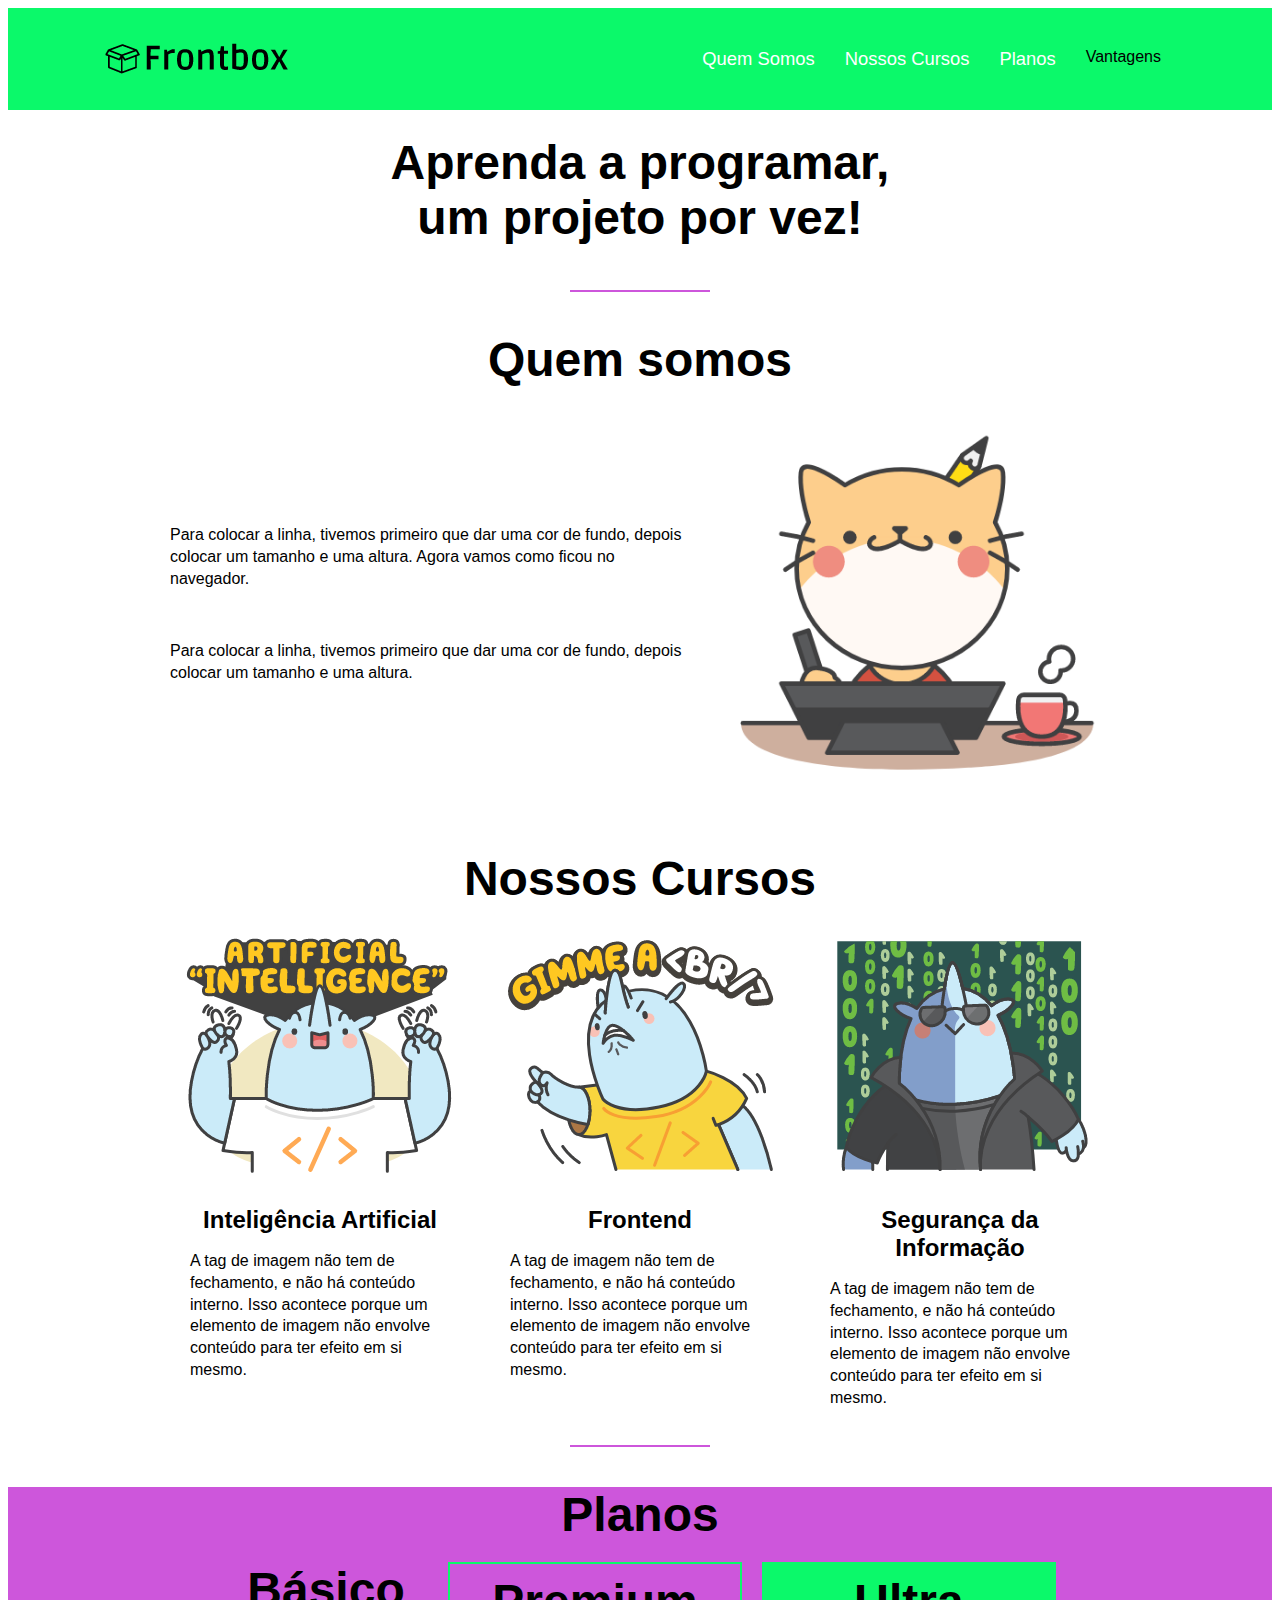
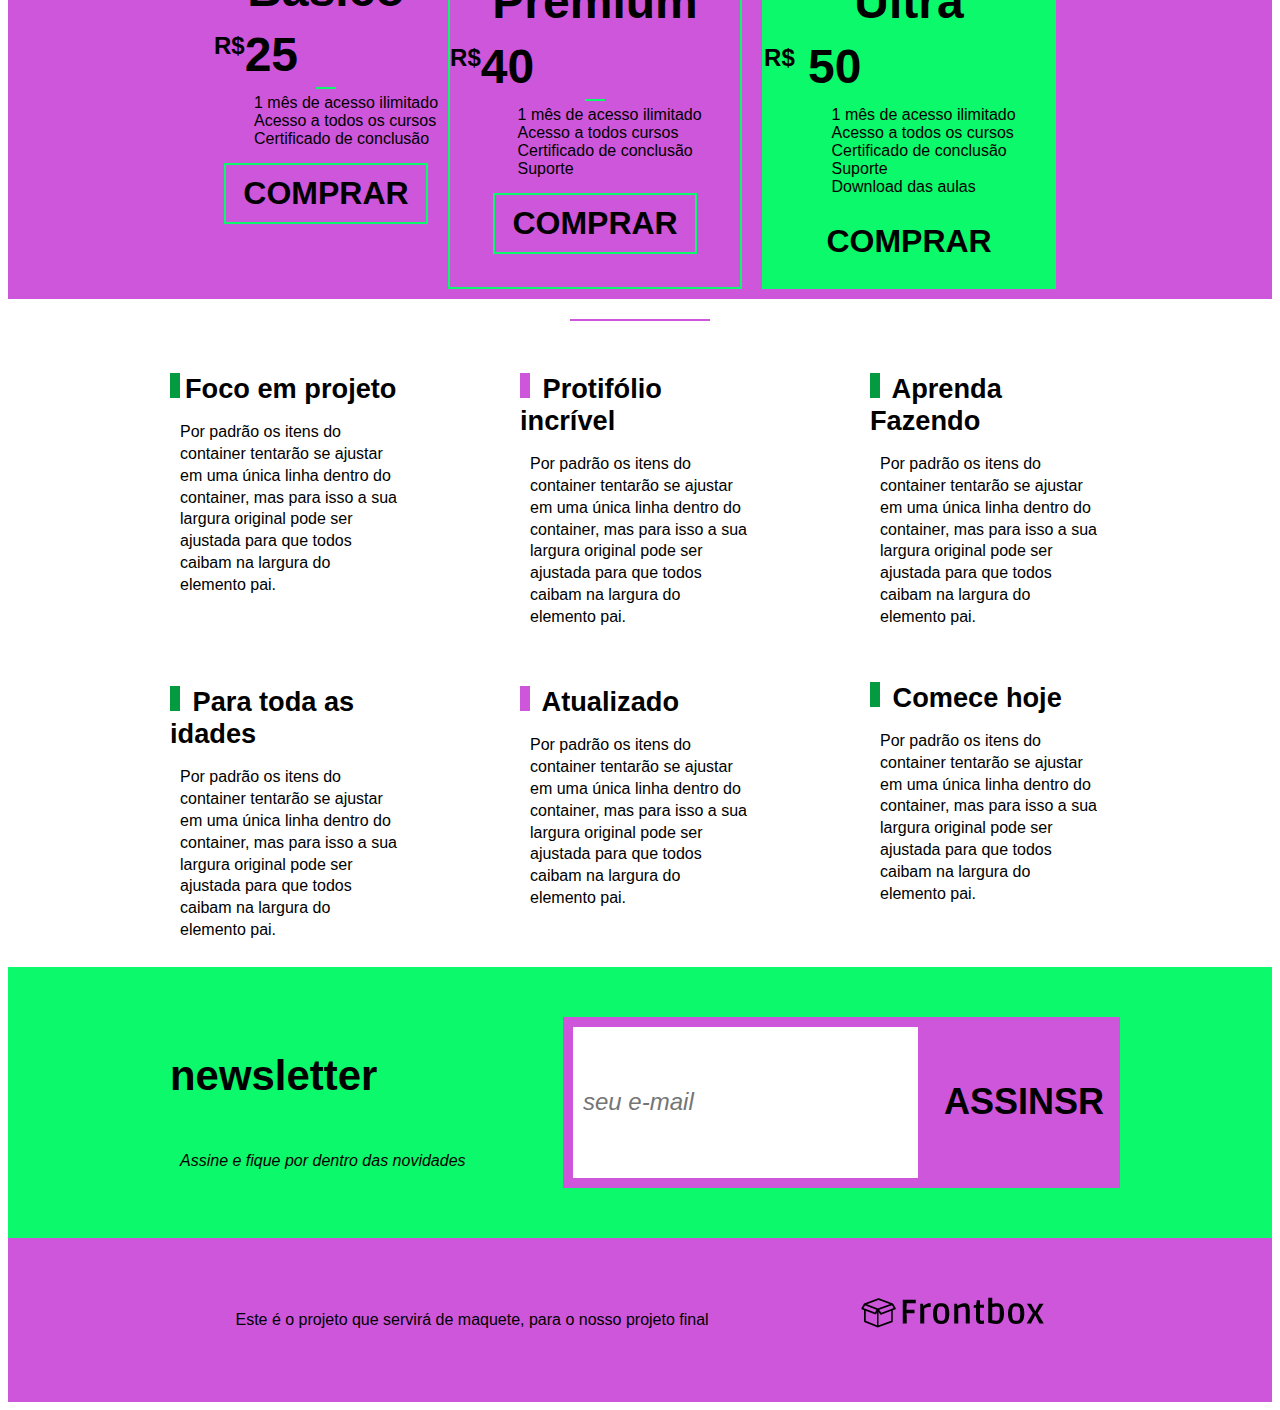
<file: Projeto 1 FRONTBOX/index.html>
<!DOCTYPE html>
<html lang="pt-br">
<head>
    <meta charset="UTF-8">
    <meta http-equiv="X-UA-Compatible" content="IE=edge">
    <meta name="viewport" content="width=device-width, initial-scale=1.0">
    <title>FrontBox</title>
    <link rel="stylesheet" href="estilo.css">   
    <script src="./app.js"></script>


</head>
<body>

    <header>
        <div class="menu-bg">
            <nav class="menu">
                <div class="menu_logo">
                    <a href="index.html"><img src="./img/logo.png" alt=""></a>
                </div> <!--Fim do menu logo-->
                <div class="nav">
                    <ul class="nav_lista">
                        <li class="nav-item"> <a href="#somos" class="nav_link"> Quem Somos</a></li>
                        <li class="nav-item"><a href="#cursos" class="nav_link">Nossos Cursos</a></li>
                        <li class="nav-item"><a href="#planos" class="nav_link">Planos</a></li>
                        <li class="nav-item"><a href="#vantagens" class="nav-link">Vantagens</a></li>
                    </ul>
                </div>

                <div class="mobile-menu-icon">
                    <button onclick="menuShow()"><img class="icon" src="./img/menu_white_36dp.svg" alt=""> </button>
                </div>


            </nav>
            <div class="mobile-menu">
                <ul>
                  <li class="nav-item"> <a href="#somos" class="nav_link"> Quem Somos</a></li>
                 <li class="nav-item"><a href="#cursos" class="nav_link">Nossos Cursos</a></li>
                 <li class="nav-item"><a href="#planos" class="nav_link">Planos</a></li>
                 <li class="nav-item"><a href="#vantagens" class="nav-link">Vantagens</a></li>
                </ul>
            
            </div>
        </div>
        <h1 class="intro"> Aprenda a programar, <br/> um projeto por vez!</h1>
        <hr>
    </header>
    <section class="somos" id="somos">
        <h2 class="sessao_titulo"> Quem somos </h2>
            <div class="somos_corpo">
                <div class="somos_texto">
                    <p>Para colocar a linha, tivemos primeiro que dar uma cor de fundo, depois colocar um tamanho e uma altura. Agora vamos como ficou no navegador.</p>
                    <br>
                    <p>
                        Para colocar a linha, tivemos primeiro que dar uma cor de fundo, depois colocar um tamanho e uma altura. 
                    </p>
                </div>
                <div class="somos_imagem">
                    <img src="./img/somos.png" alt=" Quem somos">
                </div>

            </div>

    </section>
    <section class="cursos" id="cursos">
        <h2 class="sessao_titulo"> Nossos Cursos</h2>
            <div class="curso_corpo">
                <div class="curso">
                    <img src="img/ai.png" alt=" Inteligência Artificial" class="curso_img">
                    <h3 class="curso_titulo"> Inteligência Artificial</h3>
                    <p class="curso_descricao">
                        A tag de imagem não tem de fechamento, e não há conteúdo interno. Isso acontece porque um elemento de imagem não envolve conteúdo para ter efeito em si mesmo.

                    </p>
                </div>
                <div class="curso">
                    <img src="img/front.png" alt="Frontend" class="curso_img">
                    <h3 class="curso_titulo"> Frontend</h3>
                    <p class="curso_descricao">
                        A tag de imagem não tem de fechamento, e não há conteúdo interno. Isso acontece porque um elemento de imagem não envolve conteúdo para ter efeito em si mesmo.
                    </p>
                </div>
                <div class="curso">
                    <img src="img/seguranca.png"  alt="Segurança da Informação" class="curso_img">
                    <h3 class="curso_titulo"> Segurança da Informação</h3>
                    <p class="curso_descricao">
                        A tag de imagem não tem de fechamento, e não há conteúdo interno. Isso acontece porque um elemento de imagem não envolve conteúdo para ter efeito em si mesmo.

                    </p>
                </div>
            </div>

    </section>
    <hr>
    <section class="planos" id="planos">
        <h2 class="sessao_titulo"> Planos</h2>
        <div class="planos_corpo">
            <div plano>
                <h2 class="plano_titulo"> Básico</h2>
                <span class="plano_preco"> <sup>R$</sup>25</span>
                <hr class="plano_divisor">
                <ul class="plano_lista">
                    <li class="plano_lista_item"> 1 mês de acesso ilimitado</li>
                    <li class="plano_lista_item"> Acesso a todos os cursos</li>
                    <li class="plano_lista_item"> Certificado de conclusão</li>
                </ul>
                <a href="#" class="plano_btn_comprar"> Comprar</a>
            </div>

            <div class="plano">
                <h2 class="plano_titulo"> Premium</h2>
                <span class="plano_preco"><sup>R$</sup>40</span>
                <hr class="plano_divisor">
                <ul class="plano_lista">
                    <li class="plano_lista_item"> 1 mês de acesso ilimitado</li>
                    <li class="plano_lista_item"> Acesso a todos cursos</li>
                    <li class="plano_lista_item">Certificado de conclusão</li>
                    <li class="plano_lista_item"> Suporte</li>

                </ul>
                <a href="#" class="plano_btn_comprar"> Comprar</a>

            </div>
            <div class="plano">
                <h2 class="plano_titulo"> Ultra</h2>
                <span class="plano_preco"><sup>R$</sup> 50</span>
                <hr class="plano_divisor">
                <ul class="plano_lista">
                    <li class="plano_lista_item"> 1 mês de acesso ilimitado</li>
                    <li class="plano_lista_item"> Acesso a todos os cursos</li>
                    <li class="plano_lista_item">Certificado de conclusão</li>
                    <li class="plano_lista_item"> Suporte</li>
                    <li class="plano_lista_item"> Download das aulas</li>
                </ul>
                <a href="#" class="plano_btn_comprar">Comprar</a>

            </div>
        </div>
    </section>
    <hr>
    <section class="vantagens" id="vantagens">
        <div class="vantagem">
            <h2 class="vantagem_titulo" >Foco em projeto</h2>
            <p class="vantegem_descricao">Por padrão os itens do container tentarão se ajustar em uma única linha dentro do container, mas para isso a sua largura original pode ser ajustada para que todos caibam na largura do elemento pai. </p>
        </div>

        <div class="vantagem">
            <h2 class="vantagem_titulo"> Protifólio incrível</h2>
            <p vantagem_descricao> Por padrão os itens do container tentarão se ajustar em uma única linha dentro do container, mas para isso a sua largura original pode ser ajustada para que todos caibam na largura do elemento pai. </p>
        </div>

        <div class="vantagem">
            <h2 class="vantagem_titulo"> Aprenda Fazendo</h2>
            <p class="vantagem_descricao"> Por padrão os itens do container tentarão se ajustar em uma única linha dentro do container, mas para isso a sua largura original pode ser ajustada para que todos caibam na largura do elemento pai. </p>
        </div>
        <div class="vantagem">
            <h2 class="vantagem_titulo"> Para toda as idades</h2>
            <p class="vantagem_descricao"> Por padrão os itens do container tentarão se ajustar em uma única linha dentro do container, mas para isso a sua largura original pode ser ajustada para que todos caibam na largura do elemento pai. </p>
        </div>
        <div class="vantagem">
            <h2 class="vantagem_titulo"> Atualizado</h2>
            <p class="vantagem_descricao"> Por padrão os itens do container tentarão se ajustar em uma única linha dentro do container, mas para isso a sua largura original pode ser ajustada para que todos caibam na largura do elemento pai. </p>
        </div>

        <div class="vantagem">
            <h1 class="vantagem_titulo"> Comece hoje</h1>
            <p class="vantagem_descricao">
                Por padrão os itens do container tentarão se ajustar em uma única linha dentro do container, mas para isso a sua largura original pode ser ajustada para que todos caibam na largura do elemento pai. 
            </p>
        </div>
    </section>

    <section class="newsletter">
        <div class="newsletter-container">
            <div class="newsletter-info">
                <h2 class="newsletter-info_titulo"> newsletter</h2>
                <p class="newsletter-info_descricao"> Assine e fique por dentro das novidades</p>
            </div>
            <form action="" class="newsletter-form">
                <input type="text" placeholder="seu e-mail" class="newsletter-form_input" >
                <button type="submit" class="newsletter-form_submit"> Assinsr</button>
            </form>
        </div>
    </section>
    <footer class="footer">
        <p class="footer_copyright"> Este é o projeto que servirá de maquete, para o nosso projeto final</p>
        <a href="index.html">
            <img src="img/logo.png" alt="Frontbox" class="footer_logo">
        </a>

    </footer>

</body>
</html>
</file>
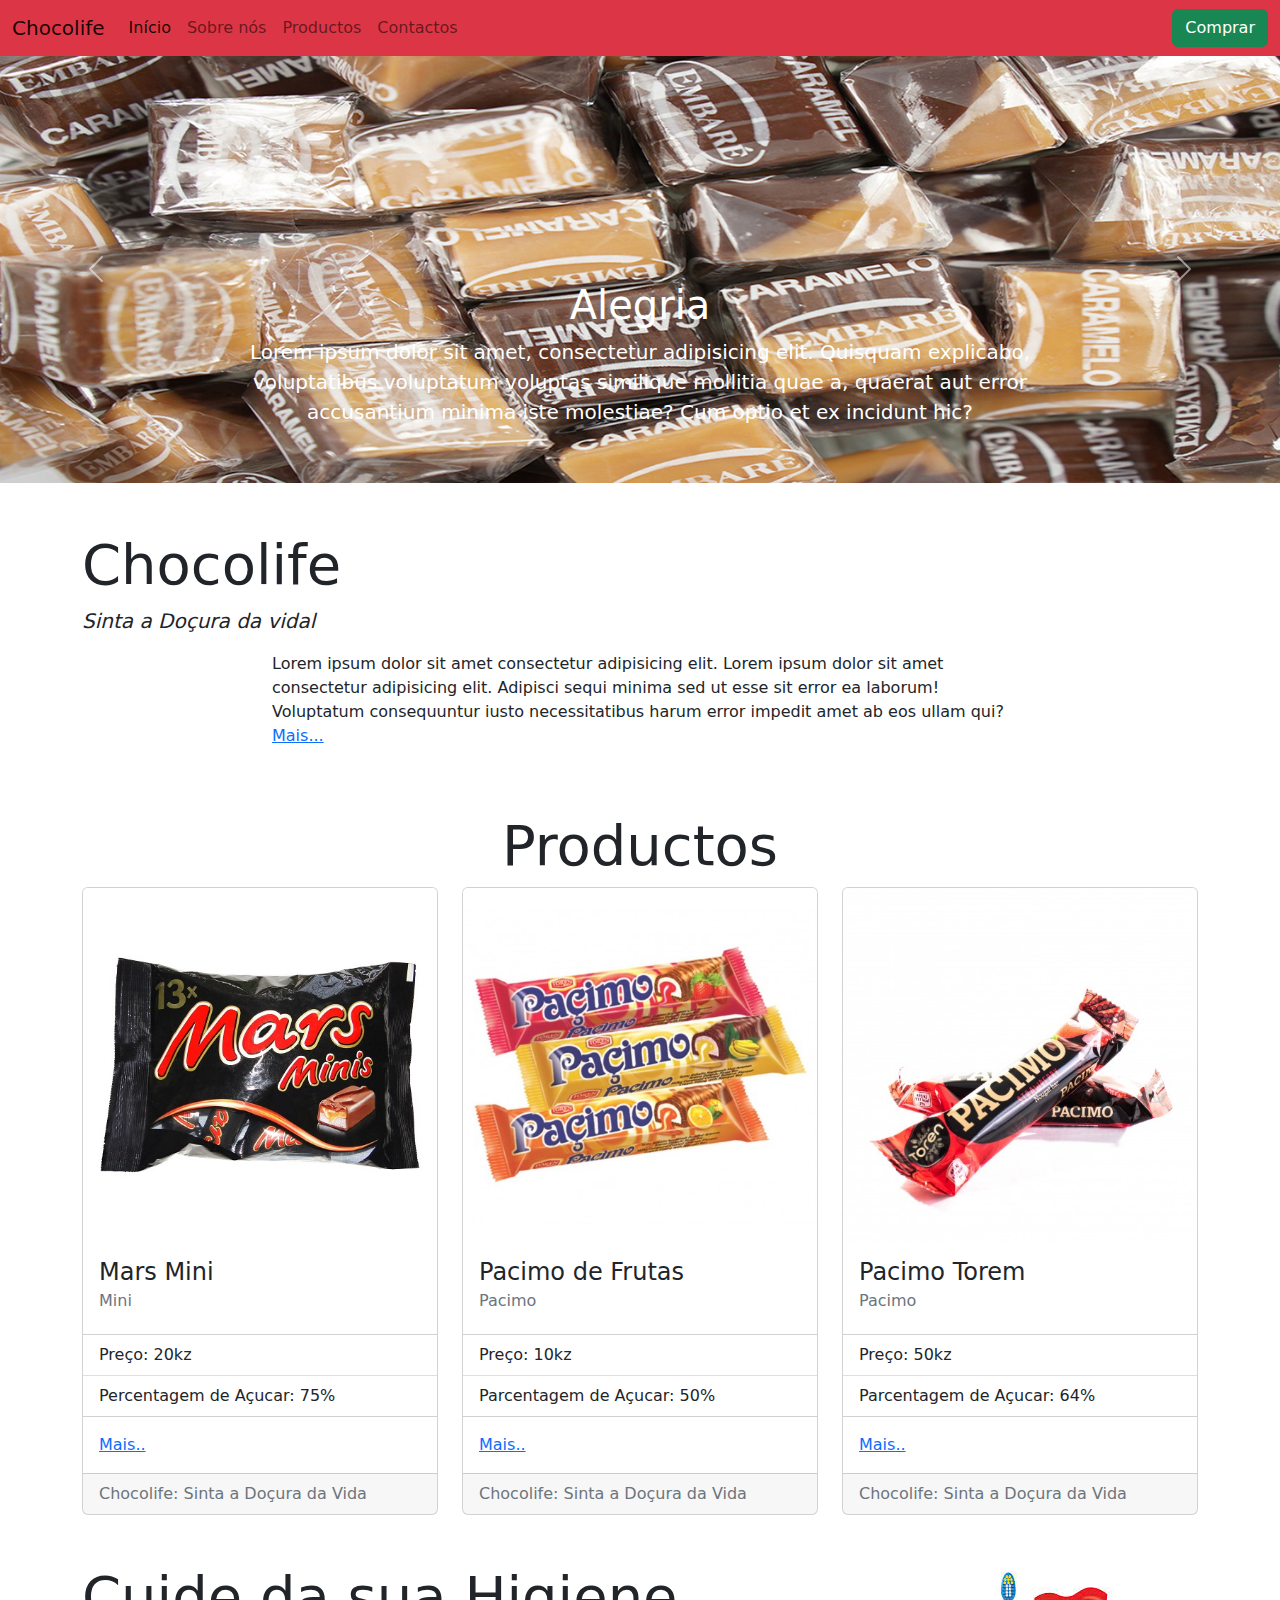
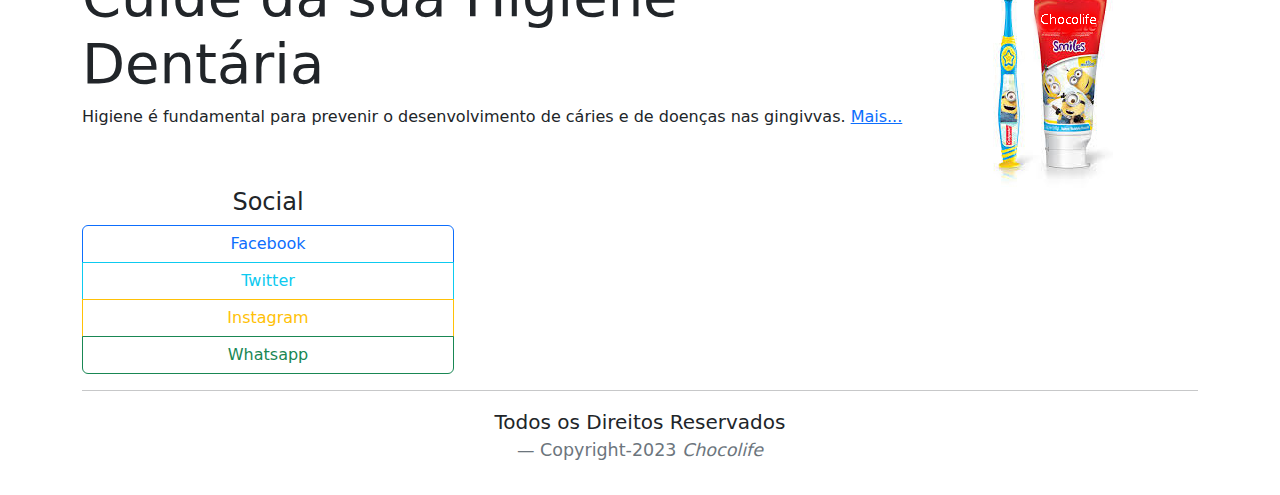
<file: Projeto 2 Chocolife/index.html>
<!DOCTYPE html>
<html lang="pt-br">
<head>
    <meta charset="UTF-8">
    <meta name="viewport" content="width=device-width, initial-scale=1.0">
    <link rel="stylesheet" href="./css/bootstrap.css">
    <title>Chocolife</title>
</head>
<body>
    <!--Navbar-->

    <nav class="navbar navbar-expand-lg bg-danger">
        <div class="container-fluid">
          <a class="navbar-brand" href="#">Chocolife</a>
          <button class="navbar-toggler" type="button" data-bs-toggle="collapse" data-bs-target="#navbarSupportedContent" aria-controls="navbarSupportedContent" aria-expanded="false" aria-label="Toggle navigation">
            <span class="navbar-toggler-icon"></span>
          </button>
          <div class="collapse navbar-collapse" id="navbarSupportedContent">
            <ul class="navbar-nav me-auto mb-2 mb-lg-0">
              <li class="nav-item">
                <a class="nav-link active" aria-current="page" href="#">Início</a>
              </li>
              <li class="nav-item">
                <a class="nav-link" href="#">Sobre nós</a>
              </li>
              <li class="nav-item">
                <a class="nav-link" href="#">Productos</a>
              </li>
              <li class="nav-item">
                <a class="nav-link" href="#">Contactos</a>
              </li>
              
            </ul>
            <button class="btn btn-success" type="submit">Comprar</button>
            
          </div>
        </div>
      </nav>

      <!--Carousel-->
      <div id="carousel" class="carousel slide" data-bs-ride="carousel">
        <div class="carousel-indicators">
            <button type="button" data-bs-target="carousel" data-bs-slide-to="0" class="active" aria-current="true" aria-label="Slide 1"></button>
            <button type="button" data-bs-target="carousel" data-bs-slide-to="1" aria-label="Slide 2"></button>
            <button type="button" data-bs-target="carousel" data-bs-slide-to="2" aria-label="Slide 3"></button>
        </div>
        <div class="carousel-inner">
            <div class="carousel-item active">
                <img src="./img/carousel-1.jpg" class="d-block w-100" alt="imagem">
                <div class="carousel-caption d-none d-md-block">
                    <h1>Alegria</h1>
                    <p class="lead">Lorem ipsum dolor sit amet, consectetur adipisicing elit. Quisquam explicabo, voluptatibus voluptatum voluptas similique mollitia quae a, quaerat aut error accusantium minima iste molestiae? Cum optio et ex incidunt hic?</p>
                  </div>
              </div>
             
              <div class="carousel-item">
                <img src="./img/carousel-2.JPG" class="d-block w-100" alt="imagem">
                <div class="carousel-caption d-none d-md-block">
                    <h1>Encomendas Especiais</h1>
                    <p class="lead">Lorem ipsum dolor sit amet, consectetur adipisicing elit.  Cum optio et ex incidunt hic?</p>
                  </div>
              </div>

              <div class="carousel-item">
                <img src="./img/carousel-3.JPG" class="d-block w-100" alt="imagem">
                <div class="carousel-caption d-none d-md-block">
                    <h1>Os Mais Pequenos</h1>
                    <p class="lead">Lorem ipsum dolor sit amet, consectetur adipisicing elit.  Cum optio et ex incidunt hic?</p>
                  </div>
              </div>
              
        <button class="carousel-control-prev" type="button" data-bs-target="#carousel" data-bs-slide="prev">
          <span class="carousel-control-prev-icon" aria-hidden="true"></span>
          <span class="visually-hidden">Previous</span>
        </button>
        <button class="carousel-control-next" type="button" data-bs-target="#carousel" data-bs-slide="next">
          <span class="carousel-control-next-icon" aria-hidden="true"></span>
          <span class="visually-hidden">Next</span>
        </button>
      </div>

      <!--Descrição Da Empresa-->
      <div class="container mt-5">  
          <div class="row justify-content-center">
            <div class="text-center-col-md-4">
              <h1 class="display-4">Chocolife</h1>
              <p class="lead"><b><i>Sinta a Doçura da vidal</i></b></p>
            </div>
            <p class="text-justify col-md-8">Lorem ipsum dolor sit amet consectetur adipisicing elit. Lorem ipsum dolor sit amet consectetur adipisicing elit. Adipisci sequi minima sed ut esse sit error ea laborum! Voluptatum consequuntur iusto necessitatibus harum error impedit amet ab eos ullam qui? <a href="perfil.html"> Mais...</a></p>
          </div>
      </div>
      <!--Card-->
      <div class="container mt-5">
        <h1 class="text-center display-4">Productos</h1>
        <div class="row justify-container-sm-center">
          <div class="col-sm-6 col-md-4">
            <div class="card mb-5">
              <img class="card-img-top" src="./img/card/1.jpg" alt="">
              <div class="card-body">
                <h4 class="card-title">Mars Mini</h4>
                <h6 class="card-subtitle text-muted mb-2">Mini</h6>
              </div>
              <ul class="list-group list-group-flush">
                <li class="list-group-item">Preço: 20kz</li>
                <li class="list-group-item">Percentagem de Açucar: 75%</li>
              </ul>
              <div class="card-body">
                <a href="productos.html" class="card-link">Mais..</a>

              </div>
              <div class="card-footer text-muted">
                Chocolife: Sinta a Doçura da Vida
              </div>
            </div>
          </div>
          <div class="col-sm-6 col-md-4">
            <div class="card mb-5">
              <img class="card-img-top" src="./img/card/2.jpg" alt="">
              <div class="card-body">
                <h4 class="card-title">Pacimo de  Frutas</h4>
                <h6 class="card-subtitle text-muted mb-2"> Pacimo</h6>
              </div>
              <ul class="list-group list-group-flush">
                <li class="list-group-item">Preço: 10kz</li>
                <li class="list-group-item">
                  Parcentagem de Açucar: 50%
                </li> 

              </ul>
              <div class="card-body">
                <a href="productos.html" class="card-link">Mais..</a>

              </div>
              <div class="card-footer text-muted">
                Chocolife: Sinta a Doçura da Vida
              </div>
            </div>
          </div>
          <div class="col-sm-6 col-md-4">
            <div class="card mb-5">
              <img class="card-img-top" src="./img/card/3.jpg" alt="">
              <div class="card-body">
                <h4 class="card-title">Pacimo Torem</h4>
                <h6 class="card-subtitle text-muted mb-2"> Pacimo</h6>
              </div>
              <ul class="list-group list-group-flush">
                <li class="list-group-item">Preço: 50kz</li>
                <li class="list-group-item">
                  Parcentagem de Açucar: 64%
                </li> 

              </ul>
              <div class="card-body">
                <a href="productos.html" class="card-link">Mais..</a>

              </div>
              <div class="card-footer text-muted">
                Chocolife: Sinta a Doçura da Vida
              </div>
            </div>
          </div>

        </div>
      </div>
      <!--Cuide da sua higiene-->
      <div class="container">
        <div class="row justify-content-sm-center">
          <div class="col-sm-9">
            <h1 class="display-4">Cuide da sua Higiene Dentária</h1>
            <p class="text-justify">Higiene é fundamental para prevenir o desenvolvimento de cáries e de doenças nas gingivvas.
              <a href="dicas.htmli">Mais...</a>
            </p>
          </div>
          <div class="col-sm-3">
            <img src="./img/chocosmile.jpg" alt="">
          </div>
        </div>
      </div>
      <!--Footer-->
      <footer class="container">
        <div class="row justify-content-center">
          <div class="col-12 mb-3">
            <div class="col-sm-4">
              <h4 class="text-center">Social</h4>
              <div class="btn-group-vertical btn-block w-100" role="group">
                <a href="#" class="btn btn-outline-primary">Facebook</a>
                <a href="#" class="btn btn-outline-info">Twitter</a>
                <a href="#" class="btn btn-outline-warning">Instagram</a>
                <a href="#" class="btn btn-outline-success">Whatsapp</a>
              </div>
            </div>
            <hr>
            <div class="col-12 mt-3">
              <blockquote class="blockquote text-center">
                <p>Todos os Direitos Reservados</p>
                <div class="blockquote-footer">Copyright-2023 <cite title="Titulo">Chocolife</cite></div>
              </blockquote>
            </div>
          </div>
        </div>

      </footer>
    <script src="./js/bootstrap.js"></script>

    
</body>
</html>
</file>
<file: Projeto 1 FRONTBOX/estilo.css>
.menu-bg

{
    box-sizing: border-box;
    padding: 0;
    margin: 0;
}
:root{

    --tipo-letra: "Nunito", Helvetica, arial, sans-sarif;
    --verde-escuro: #049A40;
    --verde-claro: #0BF96A;
    --rosa-escuro: #cd56db;
    --branco: #fff;
    --preto: black;
    
}
body{
    background-color: var(--branco);
    font-family: var(--tipo-letra);
}

a {
    text-decoration: none;
    color: var(--preto);
}
.menu-bg{
    background-color: var(--verde-claro);
}

.menu{
    display: flex;
    justify-content: space-between;
    padding: 1.5rem 6rem;
}

.menu_logo{
    display: flex;
    align-items: center;

}
.menu_logo h1{
    color: #fff;
}

.nav{
    display: flex;
    align-items: center;
}

.nav .nav_lista {
    display: flex;
    justify-content: center;
    list-style: none;
}
.nav-item{
    margin: 0 15px;
}

.nav_link {
    text-decoration: none;
    font-size: 1.15rem;
    color: #fff;
    font-weight: 400;
}
.mobile-menu-icon {
    display: none;
}
.mobile-menu {
    display: none;
}
@media screen and (max-width: 730px) {
    .nav-bar {
        padding: 1.5rem 4rem;
    }
    .nav-item {
        display: none;
    }

    .login-button {
        display: none;
    }
    .mobile-menu-icon {
        display: block;
    }
    .mobile-menu-icon button {
        background-color: transparent;
        border: none;
        cursor: pointer;
    }
    .mobile-menu ul {
        display: flex;
        flex-direction: column;
        text-align: center;
        padding-bottom: 1rem;
    }
    .mobile-menu .nav-item {
        display: block;
        padding-top: 1.2rem;

    }
    .mobile-menu .login-button {
        display: block;
        padding: 1rem 2rem;
    }
    .mobile-menu .login-button button {
        width: 100%;
    }
    .open {
        display: block;
    }

}

.intro{

    font-weight: bold;
    font-size: 3rem;
    text-align: center;
    margin: 0 auto;
    padding: 25px 0;

}
hr{
    border: none;
    background-color: var(--rosa-escuro);
    height: 2px;
    width: 140px;
    margin: 20px auto;
}
p{
    line-height: 21.82px; /* o espaçamento entre paragrafo*/
    padding: 0 10px;
}
.sessao_titulo {
    text-align: center;
    font-size: 3rem;
    margin-bottom: 10px;
}

.somos {
    max-width: 960px;
    margin: 0 auto;
}

.somos_corpo {
    display: flex;
    flex-wrap: wrap;
    align-items: center;
}

.somos_texto{

    flex: 6 1 160px;
}

.somos_imagem {
    flex: 1 1 350px;
}
img{
    display: block;
    max-width: 100%;
}

/* Nossos Cursos*/
.curso_corpo{
    display: flex;
    flex-wrap: wrap;
    justify-content:center;
}

.curso{
    width: 280px;
    margin: 0 20px;
}

.curso_titulo{
    font-size: 1.5rem;
    text-align: center;
    margin: 10px 0 5px 0;
}

/* Planos*/

.planos_corpo{
    max-width: 960px;
    margin: 0 auto;
    display: flex;
    justify-content: center;
    flex-wrap: wrap;
}

ul{
    list-style: none;
}

.planos{
    background-color: var(--rosa-escuro);
}

.plano{
    width: 290px;
    margin: 10px;
    border: 2px solid var(--verde-claro);
}

.plano_titulo{
    font-size: 3rem;
    font-weight: bold;
    text-align: center;
    margin: 10px auto;

}

.plano_preco{
    font-size: 3rem;
    text-align: center;
    font-weight: bold;
}


.plano_preco sup{
    font-size: 1.5rem;
    top: -20px;
}

.plano_divisor {
    background-color: var(--verde-claro);
    width: 20px;
    margin: 5px auto;

}

.plano_lista{
    max-width: 195px;
    margin: 0 auto;
}

.plano-lista_item {
    margin: 10px 0;
    font-family: italic;
}

.plano-lista_item::before{
    content: "";
    display: flex;
    width: 5px;
    height: 5px;
    background-color: var(--verde-claro);
    border-radius: 5px;
    margin-left: 15px;
}

.plano_btn_comprar{
    display: block;
    max-width: 180px;
    font-size: 2rem;
    font-weight: bold;
    margin: 15px auto;
    padding: 10px;
    text-align: center;
    text-transform: uppercase;
    border: 2px solid var(--verde-claro);


}

.plano:last-child{
    background-color: var(--verde-claro);
}

/* Vantagens*/

.vantagens{
    max-width: 960px;
    margin: 0 auto;
    display: flex;
    flex-wrap: wrap;
    justify-content: space-between;
}

.vantagem{
    max-width: 240px;
    margin: 10px;
}

.vantagem_titulo{
    font-size: 1.7rem;
    margin-bottom: 5px;
    margin-right: 10px;
}

.vantagem_titulo::before{
    content: "";
    display: inline-block;
    width: 10px;
    height: 25px;
    margin-right: 5px;
}

.vantagem:nth-of-type(3n+1) .vantagem_titulo::before{
    background-color: var(--verde-escuro);

}
.vantagem:nth-of-type(3n+2) .vantagem_titulo::before{
    background-color: var(--rosa-escuro);
}

.vantagem:nth-of-type(3n+3) .vantagem_titulo::before{
    background-color: var(--verde-escuro);
}

/* newsletter*/

.newsletter{
    background-color: var(--verde-claro);

}

.newsletter-container{
    max-width: 960px;
    margin: 0 auto;
    padding: 50px 0;
    display: flex;
    flex-wrap: wrap;
}


.newsletter-info{
    padding-left: 10px;
    flex: 1 1 260px;
    flex-wrap: wrap;
     display: flex;
}

.newsletter-form{
    flex: 2 1 260;
    display: flex;
    flex-wrap: wrap;

}

.newsletter-info_titulo{
   font-size: 2.62rem;
   font-weight: bold;
}

.newsletter-info_descricao{
    font-style: italic;
}

.newsletter-form_input{
    flex: 3 1 260px;
    font-size: 1.5rem;
    width: 325px;
    color: block;
    font-style: italic;
    font-family: var(--tipo-letra);
    border: 10px solid var(--rosa-escuro);
    padding: 10px;
    margin: 0;
    border-radius: 0px;

}

.newsletter-form_submit{
    width: 192px;
    font-family: var(--tipo-letra);
    font-size: 2.25rem;
    font-weight: bold;
    text-transform: uppercase;
    background: var(--rosa-escuro);
    color: black;
    cursor: pointer;
    border: none;
    padding: 15px;
    
}

.footer{
    background-color: var(--rosa-escuro);
    display: flex;
    justify-content: space-around;
    padding: 55px calc( (100% - 960px)/2);


}

.footer_copyright, .footer_logo{
    padding-left: 10px;
    padding-right: 10px;

}
</file>
